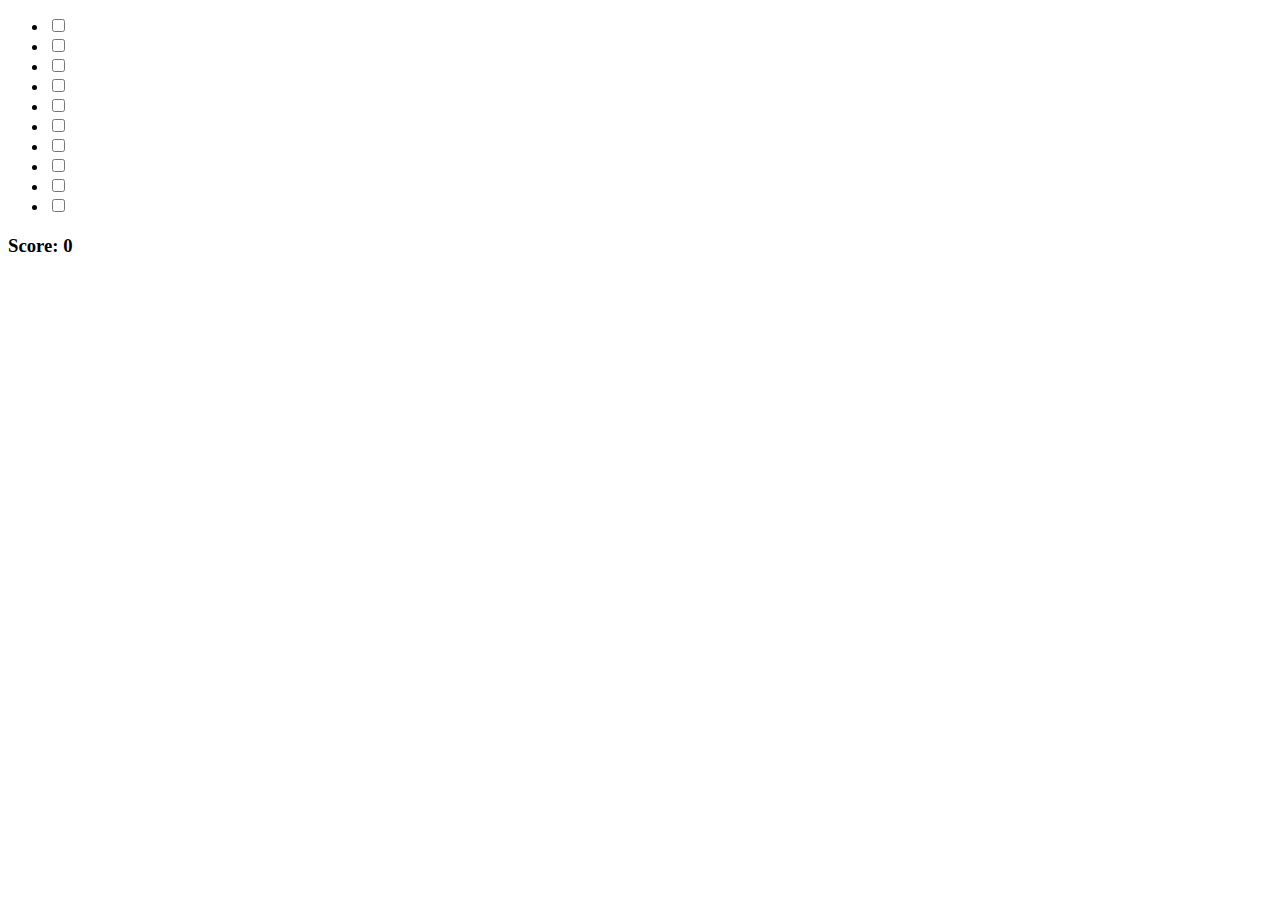
<file: 1_Contador/index.html>
<!DOCTYPE html>
<html lang="en">
    <head>
        <meta charset="UTF-8">
        <meta http-equiv="X-UA-Compatible" content="IE=edge">
        <meta name="viewport" content="width=device-width, initial-scale=1.0">
        
        <title>Document</title>

        <style>
            body{
                counter-reset: game;
            }
            input:checked{
                counter-increment: game;
            }
            .totalCount::after{
                content: counter(game);
            }
        </style>

    </head>

    <body>
        <ul>
            <li>
                <input type="checkbox">
                <div class="shield"></div>
            </li>
            <li>
                <input type="checkbox">
                <div class="shield"></div>
            </li>
            <li>
                <input type="checkbox">
                <div class="shield"></div>
            </li>
            <li>
                <input type="checkbox">
                <div class="shield"></div>
            </li>
            <li>
                <input type="checkbox">
                <div class="shield"></div>
            </li>
            <li>
                <input type="checkbox">
                <div class="shield"></div>
            </li>
            <li>
                <input type="checkbox">
                <div class="shield"></div>
            </li>
            <li>
                <input type="checkbox">
                <div class="shield"></div>
            </li>
            <li>
                <input type="checkbox">
                <div class="shield"></div>
            </li>
            <li>
                <input type="checkbox">
                <div class="shield"></div>
            </li>
        </ul>

        <h3 class="totalCount">Score: </h3>
    </body>
</html>
</file>
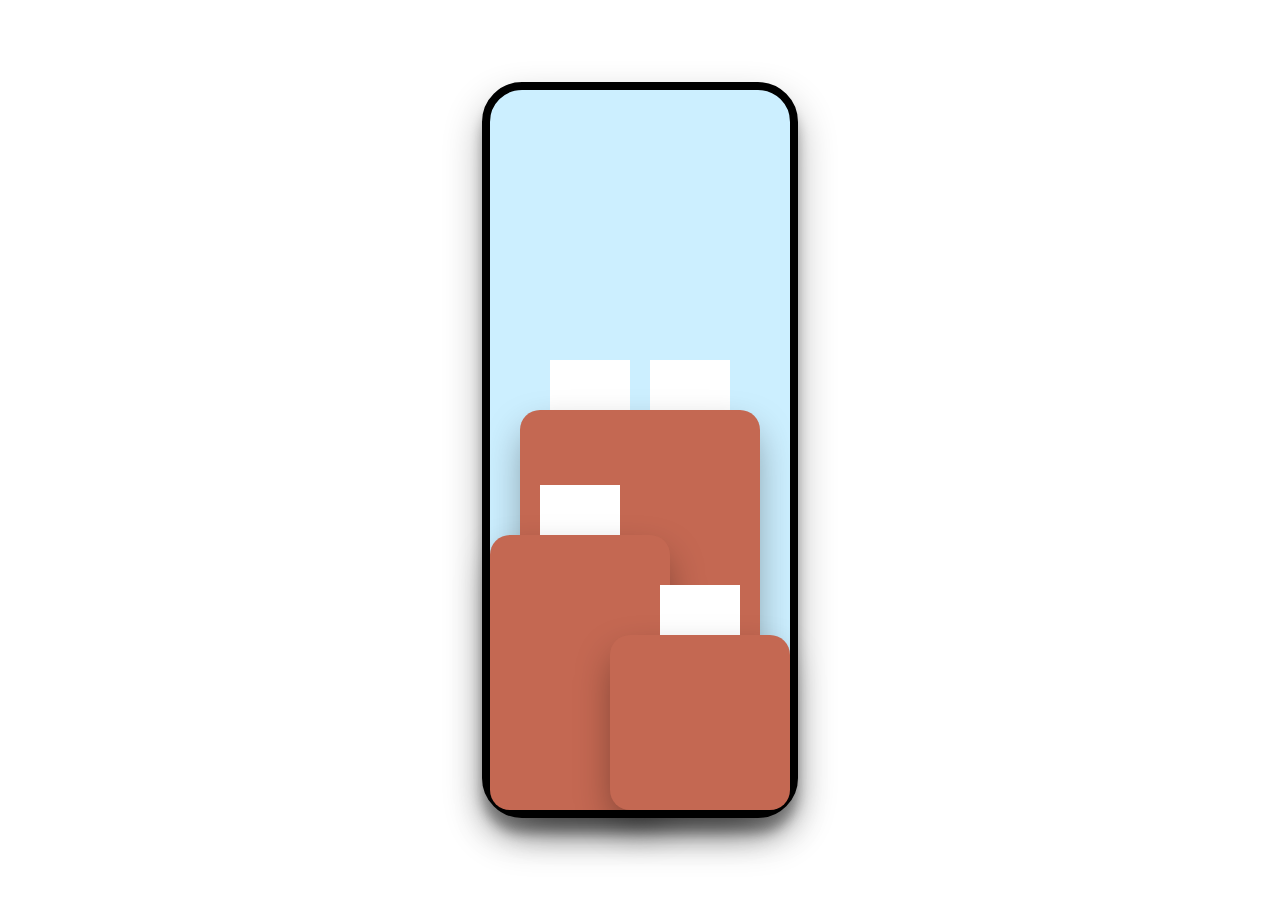
<file: 2_Contexto-de-apilamiento/index.html>
<!DOCTYPE html>
<html lang="en">
    <head>
        <meta charset="UTF-8">
        <meta http-equiv="X-UA-Compatible" content="IE=edge">
        <meta name="viewport" content="width=device-width, initial-scale=1.0">
        
        <title>Document</title>

        <style>
            body{
                margin: 0;
                height: 100vh;
                display: grid;
                place-content: center;
            }
            .boxShadow{
                box-shadow: 0px 17px 38px -5px rgba(0,0,0,0.4);
                -webkit-box-shadow: 0px 17px 38px -5px rgba(0,0,0,0.4);
                -moz-box-shadow: 0px 17px 38px -5px rgba(0,0,0,0.4);
            }
            .phone{
                position: relative;
                border: 8px solid black;
                width: 300px;
                height: 80vh;
                border-radius: 40px;

                background: #ccefff;
                box-shadow: 0 19px 38px rgba(0, 0, 0, 0.3), 0 15px 12px rgba(0, 0, 0, 0.3);
            }
            .phone div{
                position: absolute;
                bottom: 0;
            }


            .layer-1{
                z-index: 1;
                height: 450px;
                width: 80px;
                background: white;
                right: 60px;
            }
            .layer-2{
                z-index: 2;
                height: 450px;
                width: 80px;
                background: white;
                left: 60px;
            }
            .layer-3{
                z-index: 3;
                left: 0;
                right: 0;
                margin: 0 auto;
                width: 240px;
                height: 400px;
                background: #C46852;
                border-radius: 20px;

            }
            .layer-4{
                z-index: 4;
                height: 325px;
                width: 80px;
                background: white;
                left: 50px;
            }
            .layer-5{
                z-index: 5;
                left: 0;
                width: 180px;
                height: 275px;
                background: #C46852;
                border-radius: 20px;
            }
            .layer-6{
                z-index: 6;
                height: 225px;
                width: 80px;
                background: white;
                right: 50px;
            }
            .layer-7{
                z-index: 7;
                right: 0;
                width: 180px;
                height: 175px;
                background: #C46852;
                border-radius: 20px;
            }
            .layer-8{
                z-index: 8;
            }
            .layer-9{
                z-index: 9;
            }

        </style>
    </head>

    <body>
        <div class="phone">
            <div class="layer-1">
            </div>
            <div class="layer-2"></div>
            <div class="layer-3 boxShadow"></div>
            <div class="layer-4"></div>
            <div class="layer-5 boxShadow"></div>
            <div class="layer-6"></div>
            <div class="layer-7 boxShadow"></div>
            <div class="layer-8"></div>
            <div class="layer-9"></div>
            <div class="layer-10"></div>
        </div>
    </body>
</html>
</file>
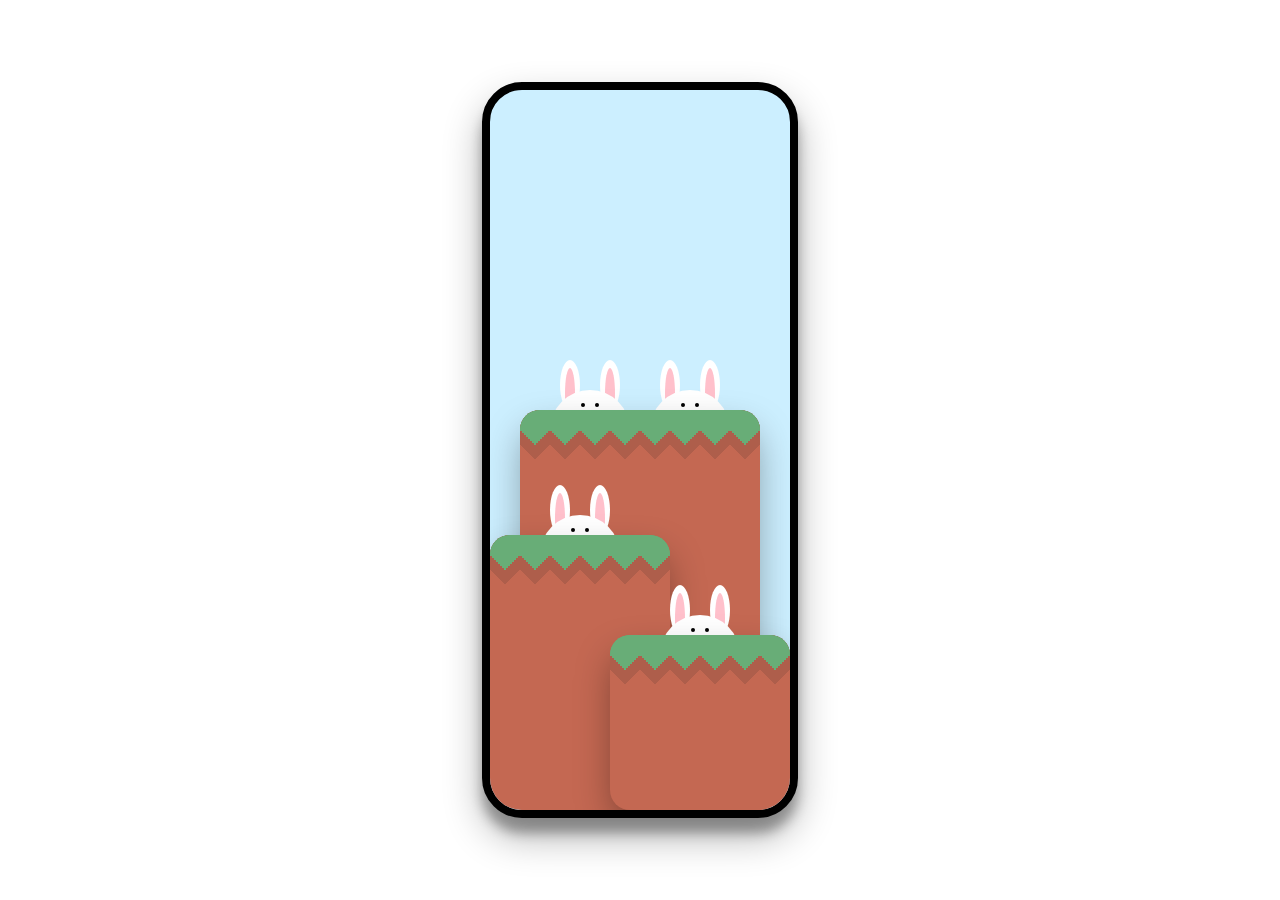
<file: 3_dibujo-con-css/index.html>
<!DOCTYPE html>
<html lang="en">
    <head>
        <meta charset="UTF-8">
        <meta http-equiv="X-UA-Compatible" content="IE=edge">
        <meta name="viewport" content="width=device-width, initial-scale=1.0">
        
        <title>Document</title>

        <style>
            body{
                margin: 0;
                height: 100vh;
                display: grid;
                place-content: center;
            }
            .boxShadow{
                box-shadow: 0px 17px 38px -5px rgba(0,0,0,0.4);
                -webkit-box-shadow: 0px 17px 38px -5px rgba(0,0,0,0.4);
                -moz-box-shadow: 0px 17px 38px -5px rgba(0,0,0,0.4);
                overflow: hidden;
            }
            .zigzag {
                z-index: 2;
                width: 100%;
                height: 110px;
                position: absolute;
                top: 0;
                background: linear-gradient(135deg, #68AD77 25%, transparent 25%) -50px 0,
                    linear-gradient(-135deg, #68AD77 25%, transparent 25%) -50px 0;
                background-position: center;
                background-size: 30px;
            }
            .zigzagShadow {
                z-index: 1;
                width: 100%;
                height: 170px;
                position: absolute;
                top: 0;
                background: linear-gradient(135deg, #AE5E4B 25%, transparent 25%) -50px 0,
                    linear-gradient(-135deg, #AE5E4B 25%, transparent 25%) -50px 0;
                background-position: center;
                background-size: 30px;
            }
            .phone{
                position: relative;
                border: 8px solid black;
                width: 300px;
                height: 80vh;
                border-radius: 40px;
                overflow: hidden;

                background: #ccefff;
                box-shadow: 0 19px 38px rgba(0, 0, 0, 0.3), 0 15px 12px rgba(0, 0, 0, 0.3);
            }
            .phone div{
                position: absolute;
                bottom: 0;
            }


            .layer-1{
                z-index: 1;
                height: 450px;
                width: 80px;
                background: none;
                right: 60px;
            }
            .layer-2{
                z-index: 2;
                height: 450px;
                width: 80px;
                background: none;
                left: 60px;
            }
            .layer-3{
                z-index: 3;
                left: 0;
                right: 0;
                margin: 0 auto;
                width: 240px;
                height: 400px;
                background: #C46852;
                border-radius: 20px;

            }
            .layer-4{
                z-index: 4;
                height: 325px;
                width: 80px;
                background: none;
                left: 50px;
            }
            .layer-5{
                z-index: 5;
                left: 0;
                width: 180px;
                height: 275px;
                background: #C46852;
                border-radius: 20px;
            }
            .layer-6{
                z-index: 6;
                height: 225px;
                width: 80px;
                background: none;
                right: 50px;
            }
            .layer-7{
                z-index: 7;
                right: 0;
                width: 180px;
                height: 175px;
                background: #C46852;
                border-radius: 20px;
            }
            .layer-8{
                z-index: 8;
            }
            .layer-9{
                z-index: 9;
            }



            .left-ear--outer{
                box-sizing: border-box;
                background: white;
                border-radius: 90%;
                width: 20px;
                height: 50px;
                
                position: absolute;
                left: 10px;
                top: 0;
            }
            .left-ear--inner{
                background: pink;
                border-radius: 100%;
                width: 10px;
                height: 50px;
                
                position: absolute;
                left: 15px;
                top: 8px;
            }
            .right-ear--outer{
                box-sizing: border-box;
                background: white;
                border-radius: 90%;
                width: 20px;
                height: 50px;
                
                position: absolute;
                right: 10px;
                top: 0;
            }
            .right-ear--inner{
                background: pink;
                border-radius: 100%;
                width: 10px;
                height: 50px;
                
                position: absolute;
                right: 15px;
                top: 8px;
            }

            .head{
                border-radius: 100%;
                background-color: white;
                width: 100%;
                height: 80px;
                position: absolute;
                top: 30px;
            }
            .head__eye{
                background-color: black;
                border-radius: 100%;
                width: 4px;
                height: 4px;
                position: relative;
                top: 13px;
            }
            .head__eye-left{
                left: 31px;
            }
            .head__eye-right{
                right: 31px;
            }

        </style>
    </head>

    <body>
        <div class="phone">
            <div class="layer-1">
                <div class="left-ear--outer"></div>
                <div class="left-ear--inner"></div>
                <div class="right-ear--outer"></div>
                <div class="right-ear--inner"></div>
                <div class="head">
                    <div class="head__eye head__eye-left"></div>
                    <div class="head__eye head__eye-right"></div>
                </div>
            </div>
            <div class="layer-2">
                <div class="left-ear--outer"></div>
                <div class="left-ear--inner"></div>
                <div class="right-ear--outer"></div>
                <div class="right-ear--inner"></div>
                <div class="head">
                    <div class="head__eye head__eye-left"></div>
                    <div class="head__eye head__eye-right"></div>
                </div>
            </div>
            <div class="layer-3 boxShadow">
                <div class="zigzag"></div>
                <div class="zigzagShadow"></div>
            </div>
            <div class="layer-4">
                <div class="left-ear--outer"></div>
                <div class="left-ear--inner"></div>
                <div class="right-ear--outer"></div>
                <div class="right-ear--inner"></div>
                <div class="head">
                    <div class="head__eye head__eye-left"></div>
                    <div class="head__eye head__eye-right"></div>
                </div>
            </div>
            <div class="layer-5 boxShadow">
                <div class="zigzag"></div>
                <div class="zigzagShadow"></div>
            </div>
            <div class="layer-6">
                <div class="left-ear--outer"></div>
                <div class="left-ear--inner"></div>
                <div class="right-ear--outer"></div>
                <div class="right-ear--inner"></div>
                <div class="head">
                    <div class="head__eye head__eye-left"></div>
                    <div class="head__eye head__eye-right"></div>
                </div>
            </div>
            <div class="layer-7 boxShadow">
                <div class="zigzag"></div>
                <div class="zigzagShadow"></div>
            </div>
            <div class="layer-8"></div>
            <div class="layer-9"></div>
            <div class="layer-10"></div>
        </div>
    </body>
</html>
</file>
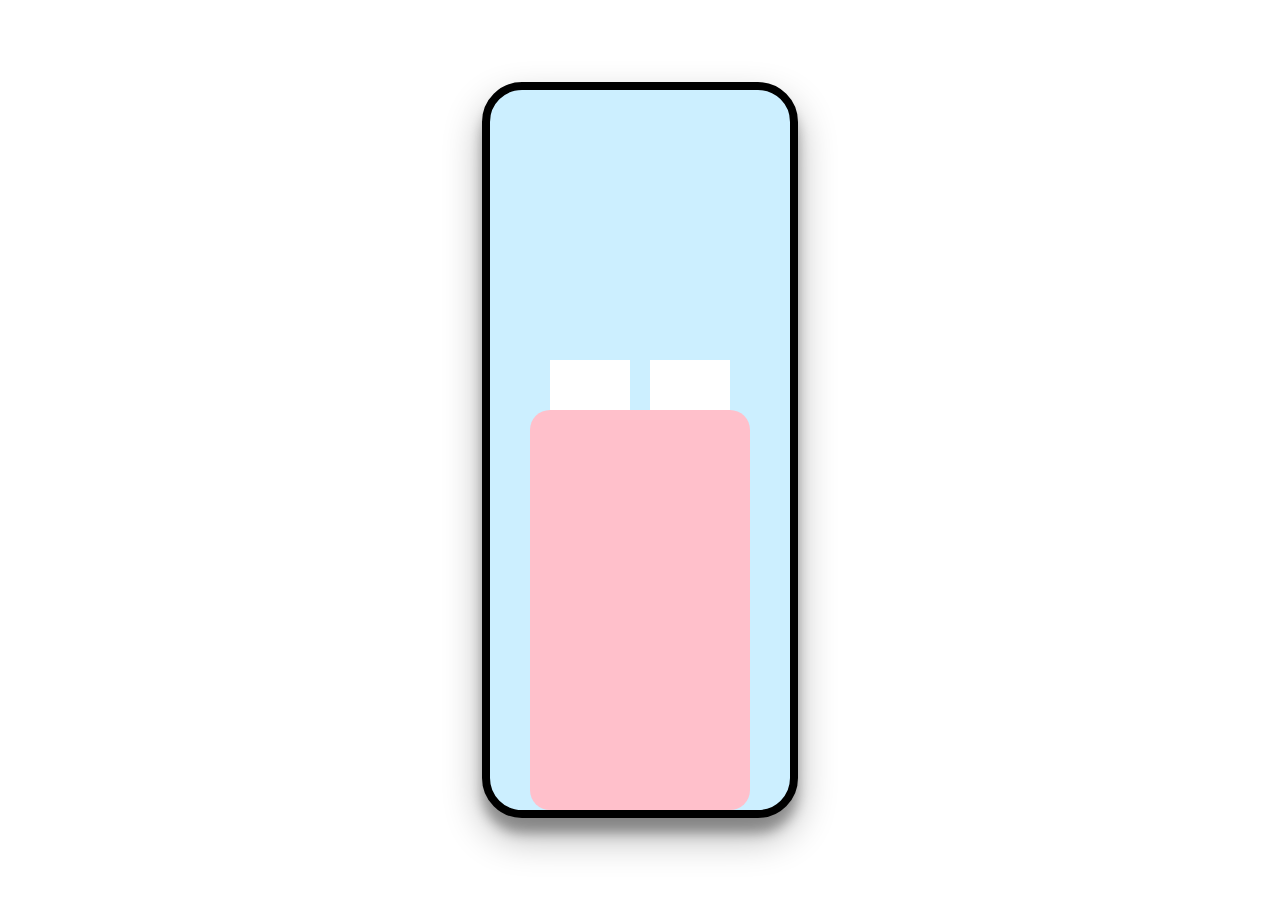
<file: Contexto-de-apilamiento/index.html>
<!DOCTYPE html>
<html lang="en">
    <head>
        <meta charset="UTF-8">
        <meta http-equiv="X-UA-Compatible" content="IE=edge">
        <meta name="viewport" content="width=device-width, initial-scale=1.0">
        
        <title>Document</title>

        <style>
            body{
                margin: 0;
                height: 100vh;
                display: grid;
                place-content: center;
            }
            .phone{
                position: relative;
                border: 8px solid black;
                width: 300px;
                height: 80vh;
                border-radius: 40px;

                background: #ccefff;
                box-shadow: 0 19px 38px rgba(0, 0, 0, 0.3), 0 15px 12px rgba(0, 0, 0, 0.3);
            }
            .phone div{
                position: absolute;
                bottom: 0;
            }

            .layer-1{
                z-index: 1;
                height: 450px;
                width: 80px;
                background: white;
                right: 60px;
            }
            .layer-2{
                z-index: 2;
                height: 450px;
                width: 80px;
                background: white;
                left: 60px;
            }
            .layer-3{
                z-index: 3;
                left: 0;
                right: 0;
                margin: 0 auto;
                width: 220px;
                height: 400px;
                background: pink;
                border-radius: 20px;

            }
            .layer-4{
                z-index: 4;
            }
            .layer-5{
                z-index: 5;
            }
            .layer-6{
                z-index: 6;
            }
            .layer-7{
                z-index: 7;
            }
            .layer-8{
                z-index: 8;
            }
            .layer-9{
                z-index: 9;
            }

        </style>
    </head>

    <body>
        <div class="phone">
            <div class="layer-1"></div>
            <div class="layer-2"></div>
            <div class="layer-3"></div>
            <div class="layer-4"></div>
            <div class="layer-5"></div>
            <div class="layer-6"></div>
            <div class="layer-7"></div>
            <div class="layer-8"></div>
            <div class="layer-9"></div>
            <div class="layer-10"></div>
        </div>
    </body>
</html>
</file>
